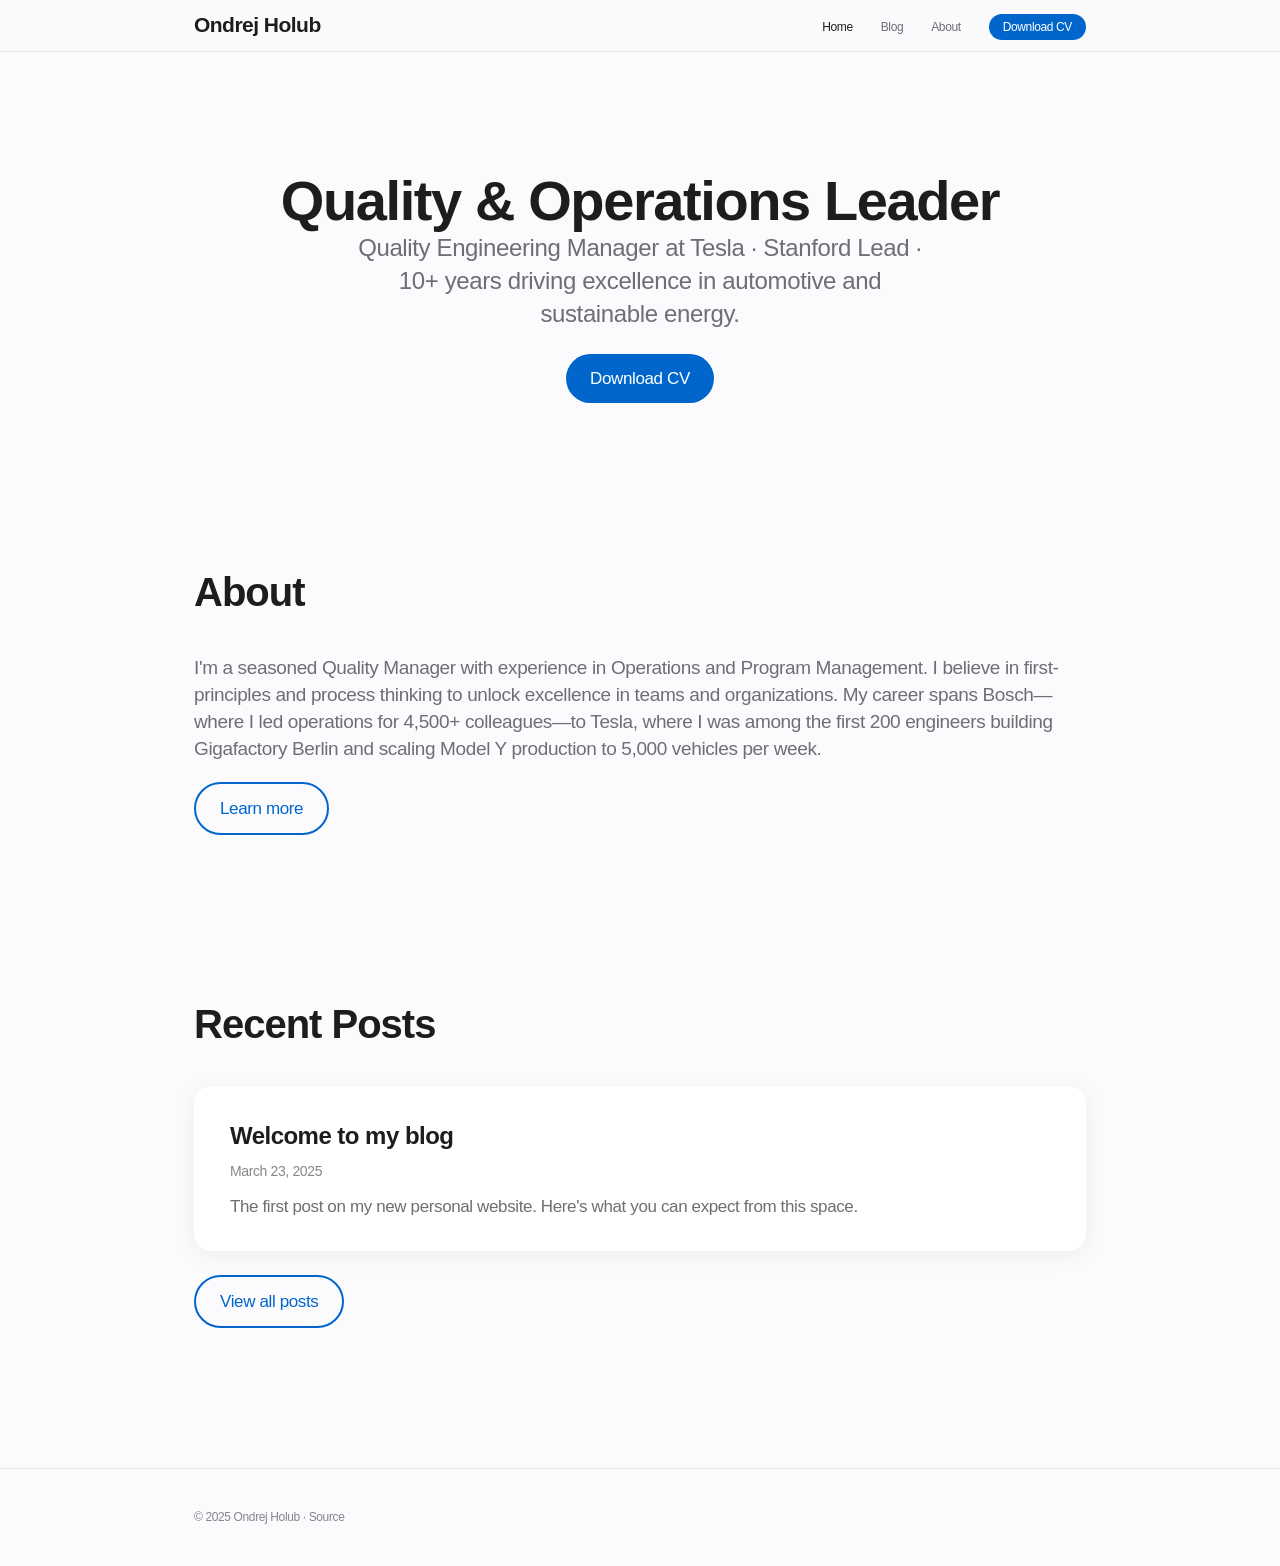
<file: index.html>
<!DOCTYPE html>
<html lang="en">
<head>
  <meta charset="UTF-8">
  <meta name="viewport" content="width=device-width, initial-scale=1.0">
  <title>Ondrej Holub — Quality & Operations Leader</title>
  <meta name="description" content="Ondrej Holub — Quality Engineering Manager at Tesla. 10+ years in quality, operations & leadership. San Francisco Bay Area.">
  <link rel="stylesheet" href="css/style.css">
</head>
<body>
  <header class="site-header">
    <div class="wrapper">
      <h1 class="site-title"><a href="index.html">Ondrej Holub</a></h1>
      <button class="nav-toggle" aria-expanded="false" aria-controls="main-nav" aria-label="Toggle menu">
        <span></span>
      </button>
      <nav id="main-nav">
        <ul class="nav-list">
          <li><a href="index.html" aria-current="page">Home</a></li>
          <li><a href="blog/">Blog</a></li>
          <li><a href="about.html">About</a></li>
          <li><a href="CV-Ondrej-Holub.pdf" download class="nav-cta">Download CV</a></li>
        </ul>
      </nav>
    </div>
  </header>

  <main>
    <section class="hero">
      <div class="wrapper">
        <h1>Quality & Operations Leader</h1>
        <p>Quality Engineering Manager at Tesla · Stanford Lead · 10+ years driving excellence in automotive and sustainable energy.</p>
        <a href="CV-Ondrej-Holub.pdf" download class="btn" style="margin-top: 24px;">Download CV</a>
      </div>
    </section>

    <section class="section about-preview">
      <div class="wrapper">
        <h2 class="section-title">About</h2>
        <p>I'm a seasoned Quality Manager with experience in Operations and Program Management. I believe in first-principles and process thinking to unlock excellence in teams and organizations. My career spans Bosch—where I led operations for 4,500+ colleagues—to Tesla, where I was among the first 200 engineers building Gigafactory Berlin and scaling Model Y production to 5,000 vehicles per week.</p>
        <a href="about.html" class="btn btn-secondary">Learn more</a>
      </div>
    </section>

    <section class="section">
      <div class="wrapper">
        <h2 class="section-title">Recent Posts</h2>
        <ul class="post-list">
          <li class="post-card">
            <h2><a href="blog/posts/welcome.html">Welcome to my blog</a></h2>
            <p class="post-meta">March 23, 2025</p>
            <p class="post-excerpt">The first post on my new personal website. Here's what you can expect from this space.</p>
          </li>
        </ul>
        <a href="blog/" class="btn btn-secondary" style="margin-top: 24px;">View all posts</a>
      </div>
    </section>
  </main>

  <footer class="site-footer">
    <div class="wrapper">
      <p>&copy; 2025 Ondrej Holub · <a href="https://github.com/OndrejHolub/Blog">Source</a></p>
    </div>
  </footer>
  <script>
    (function() {
      var toggle = document.querySelector('.nav-toggle');
      var nav = document.querySelector('.nav-list');
      if (toggle && nav) {
        toggle.addEventListener('click', function() {
          var expanded = this.getAttribute('aria-expanded') === 'true';
          this.setAttribute('aria-expanded', !expanded);
          nav.setAttribute('data-visible', !expanded);
        });
      }
    })();
  </script>
</body>
</html>
</file>
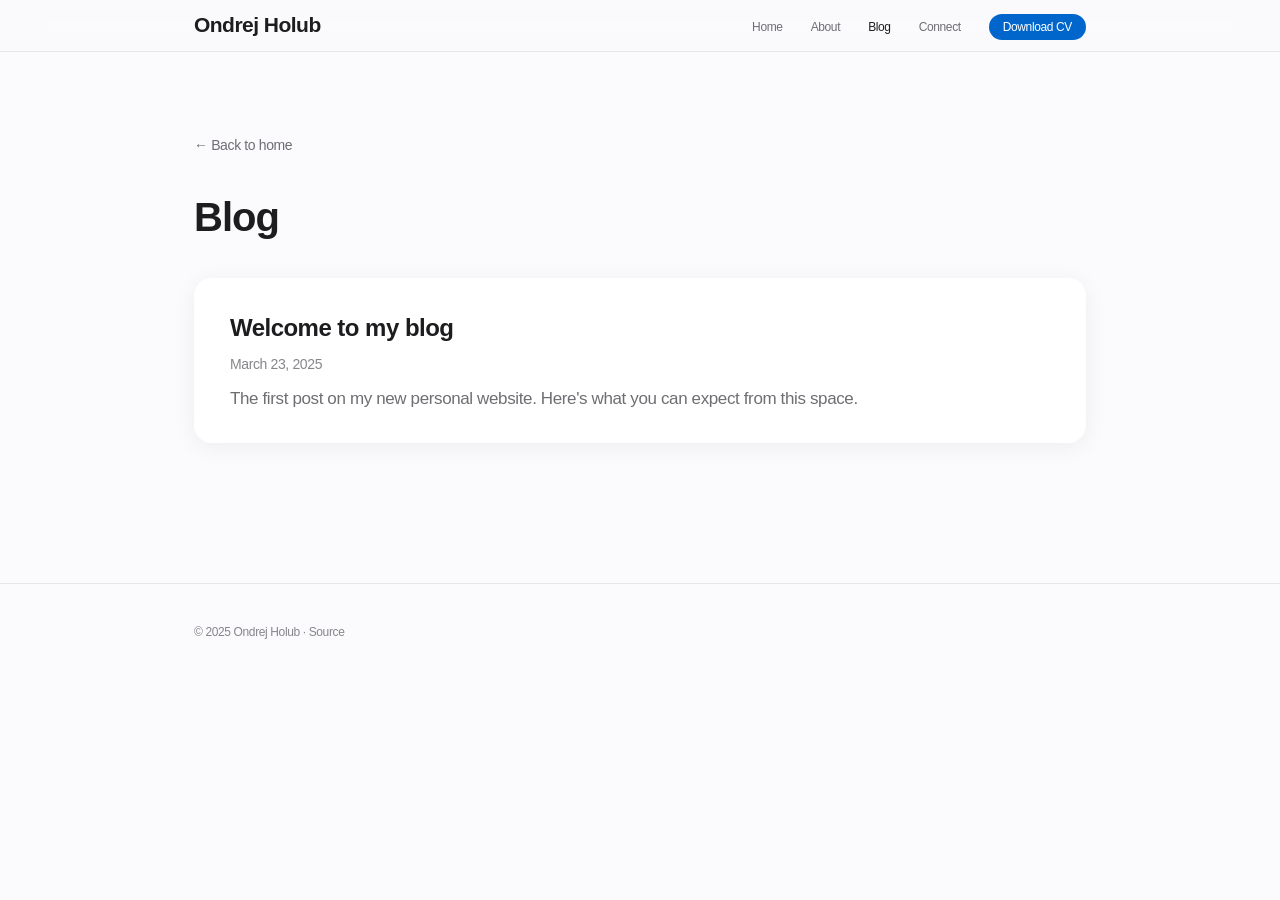
<file: blog/index.html>
<!DOCTYPE html>
<html lang="en">
<head>
  <meta charset="UTF-8">
  <meta name="viewport" content="width=device-width, initial-scale=1.0">
  <title>Blog — Ondrej Holub</title>
  <meta name="description" content="Blog of Ondrej Holub">
  <link rel="stylesheet" href="../css/style.css">
</head>
<body>
  <header class="site-header">
    <div class="wrapper">
      <h1 class="site-title"><a href="../index.html">Ondrej Holub</a></h1>
      <button class="nav-toggle" aria-expanded="false" aria-controls="main-nav" aria-label="Toggle menu">
        <span></span>
      </button>
      <nav id="main-nav">
        <ul class="nav-list">
          <li><a href="../index.html">Home</a></li>
          <li><a href="../about.html">About</a></li>
          <li><a href="index.html" aria-current="page">Blog</a></li>
          <li><a href="../connect.html">Connect</a></li>
          <li><a href="../CV-Ondrej-Holub.pdf" download class="nav-cta">Download CV</a></li>
        </ul>
      </nav>
    </div>
  </header>

  <main>
    <section class="section">
      <div class="wrapper">
        <a href="../index.html" class="back-link">← Back to home</a>
        <h1 class="section-title">Blog</h1>
        <ul class="post-list">
          <li class="post-card">
            <h2><a href="posts/welcome.html">Welcome to my blog</a></h2>
            <p class="post-meta">March 23, 2025</p>
            <p class="post-excerpt">The first post on my new personal website. Here's what you can expect from this space.</p>
          </li>
        </ul>
      </div>
    </section>
  </main>

  <footer class="site-footer">
    <div class="wrapper">
      <p>&copy; 2025 Ondrej Holub · <a href="https://github.com/OndrejHolub/Blog">Source</a></p>
    </div>
  </footer>
  <script>
    (function() {
      var toggle = document.querySelector('.nav-toggle');
      var nav = document.querySelector('.nav-list');
      if (toggle && nav) {
        toggle.addEventListener('click', function() {
          var expanded = this.getAttribute('aria-expanded') === 'true';
          this.setAttribute('aria-expanded', !expanded);
          nav.setAttribute('data-visible', !expanded);
        });
      }
    })();
  </script>
</body>
</html>
</file>
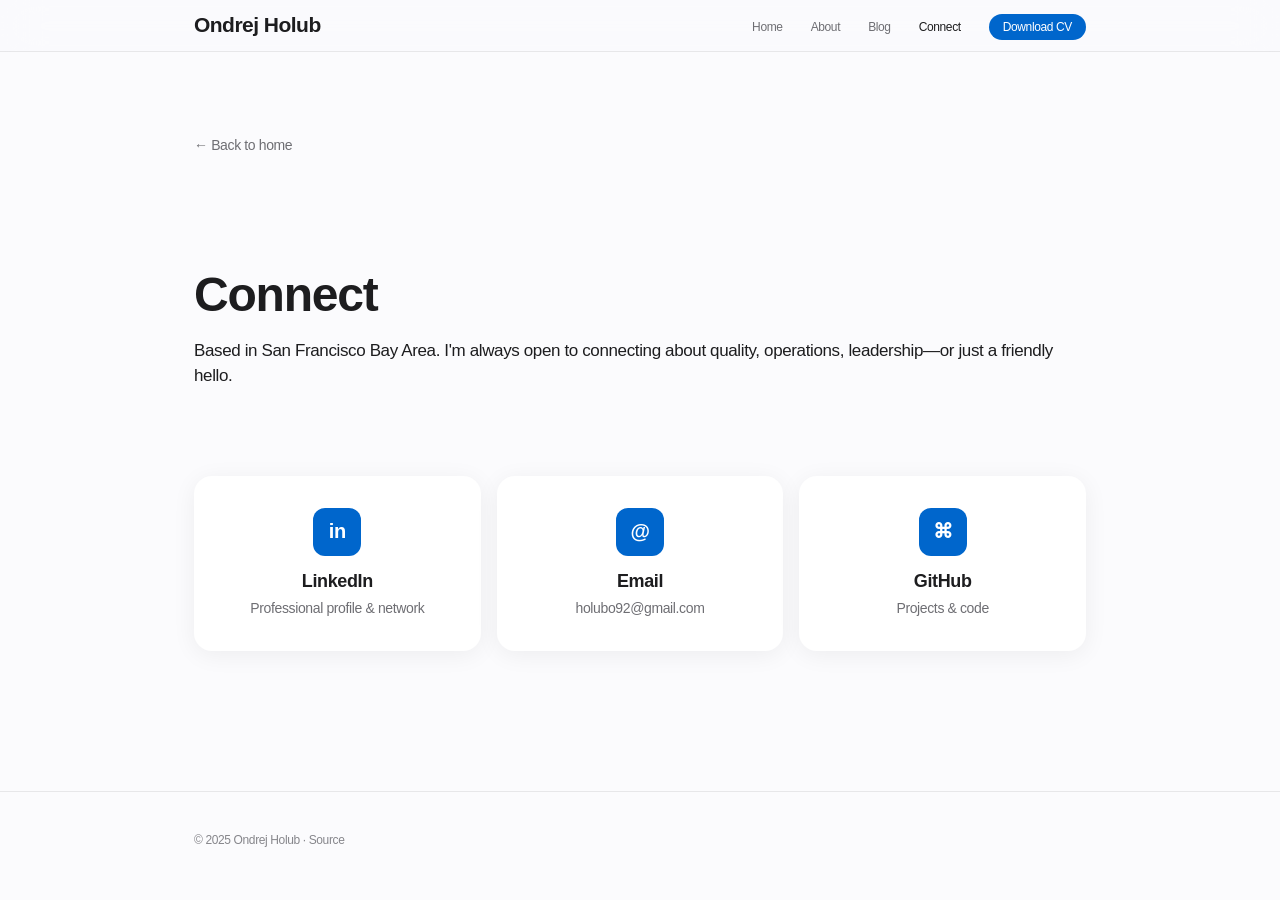
<file: connect.html>
<!DOCTYPE html>
<html lang="en">
<head>
  <meta charset="UTF-8">
  <meta name="viewport" content="width=device-width, initial-scale=1.0">
  <title>Connect — Ondrej Holub</title>
  <meta name="description" content="Connect with Ondrej Holub — LinkedIn, Email, GitHub">
  <link rel="stylesheet" href="css/style.css">
</head>
<body>
  <header class="site-header">
    <div class="wrapper">
      <h1 class="site-title"><a href="index.html">Ondrej Holub</a></h1>
      <button class="nav-toggle" aria-expanded="false" aria-controls="main-nav" aria-label="Toggle menu">
        <span></span>
      </button>
      <nav id="main-nav">
        <ul class="nav-list">
          <li><a href="index.html">Home</a></li>
          <li><a href="about.html">About</a></li>
          <li><a href="blog/">Blog</a></li>
          <li><a href="connect.html" aria-current="page">Connect</a></li>
          <li><a href="CV-Ondrej-Holub.pdf" download class="nav-cta">Download CV</a></li>
        </ul>
      </nav>
    </div>
  </header>

  <main>
    <section class="section connect-section">
      <div class="wrapper">
        <a href="index.html" class="back-link">← Back to home</a>
        <header class="article-header">
          <h1>Connect</h1>
          <p>Based in San Francisco Bay Area. I'm always open to connecting about quality, operations, leadership—or just a friendly hello.</p>
        </header>
        <div class="connect-grid">
          <a href="https://www.linkedin.com/in/ondrej-holub-62782874/" class="connect-card" target="_blank" rel="noopener">
            <span class="connect-icon" aria-hidden="true">in</span>
            <h3>LinkedIn</h3>
            <p>Professional profile & network</p>
          </a>
          <a href="mailto:holubo92@gmail.com" class="connect-card">
            <span class="connect-icon" aria-hidden="true">@</span>
            <h3>Email</h3>
            <p>holubo92@gmail.com</p>
          </a>
          <a href="https://github.com/OndrejHolub" class="connect-card" target="_blank" rel="noopener">
            <span class="connect-icon" aria-hidden="true">⌘</span>
            <h3>GitHub</h3>
            <p>Projects & code</p>
          </a>
        </div>
      </div>
    </section>
  </main>

  <footer class="site-footer">
    <div class="wrapper">
      <p>&copy; 2025 Ondrej Holub · <a href="https://github.com/OndrejHolub/Blog">Source</a></p>
    </div>
  </footer>
  <script>
    (function() {
      var toggle = document.querySelector('.nav-toggle');
      var nav = document.querySelector('.nav-list');
      if (toggle && nav) {
        toggle.addEventListener('click', function() {
          var expanded = this.getAttribute('aria-expanded') === 'true';
          this.setAttribute('aria-expanded', !expanded);
          nav.setAttribute('data-visible', !expanded);
        });
      }
    })();
  </script>
</body>
</html>
</file>
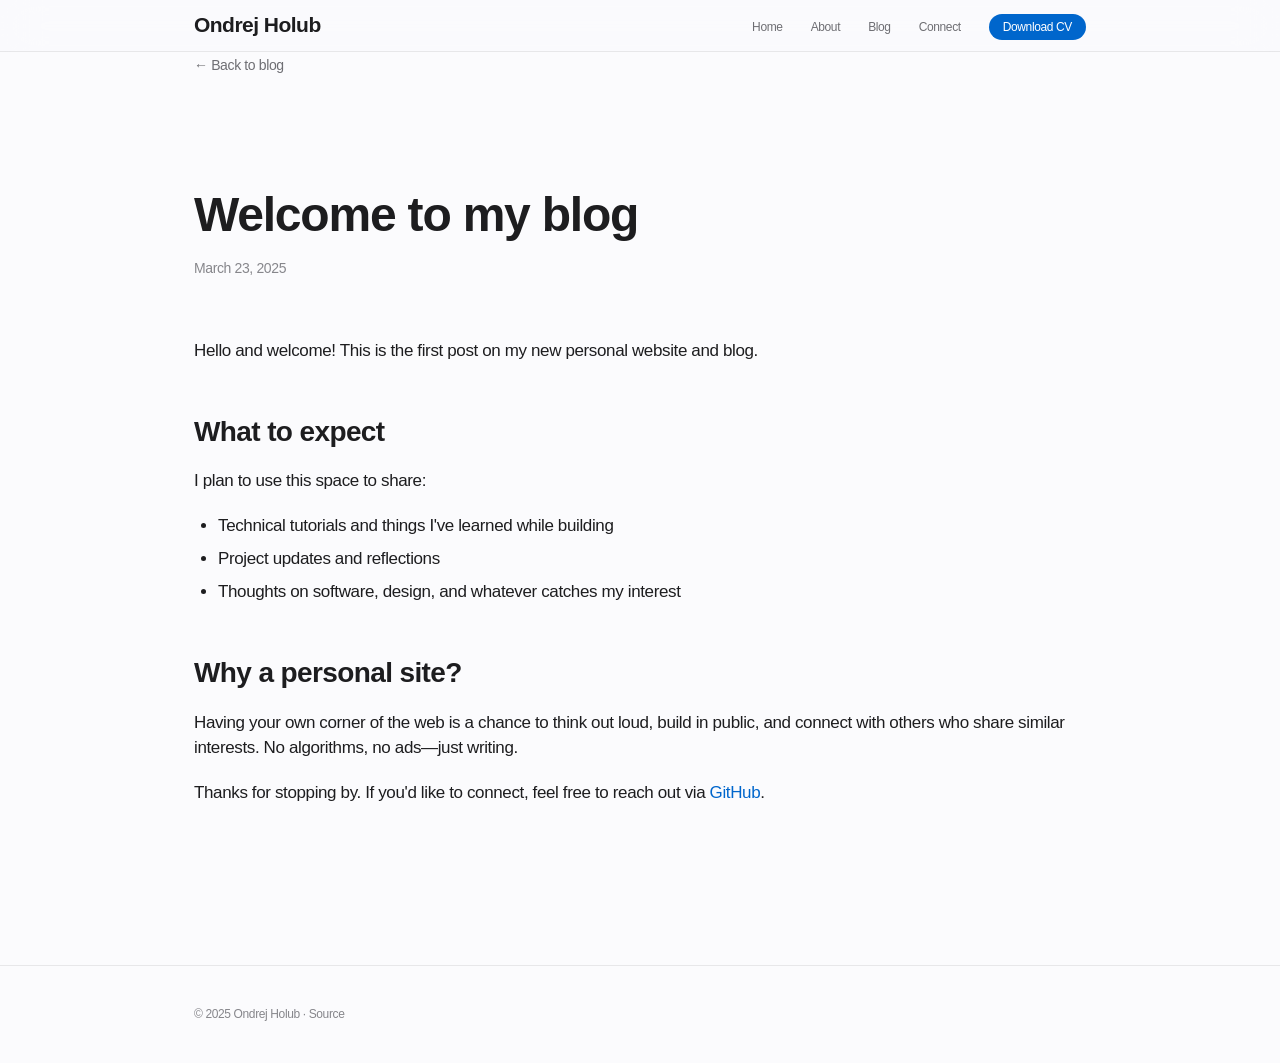
<file: blog/posts/welcome.html>
<!DOCTYPE html>
<html lang="en">
<head>
  <meta charset="UTF-8">
  <meta name="viewport" content="width=device-width, initial-scale=1.0">
  <title>Welcome to my blog — Ondrej Holub</title>
  <meta name="description" content="The first post on my new personal website.">
  <link rel="stylesheet" href="../../css/style.css">
</head>
<body>
  <header class="site-header">
    <div class="wrapper">
      <h1 class="site-title"><a href="../../index.html">Ondrej Holub</a></h1>
      <button class="nav-toggle" aria-expanded="false" aria-controls="main-nav" aria-label="Toggle menu">
        <span></span>
      </button>
      <nav id="main-nav">
        <ul class="nav-list">
          <li><a href="../../index.html">Home</a></li>
          <li><a href="../../about.html">About</a></li>
          <li><a href="../index.html">Blog</a></li>
          <li><a href="../../connect.html">Connect</a></li>
          <li><a href="../../CV-Ondrej-Holub.pdf" download class="nav-cta">Download CV</a></li>
        </ul>
      </nav>
    </div>
  </header>

  <main>
    <article>
      <div class="wrapper">
        <a href="../index.html" class="back-link">← Back to blog</a>
        <header class="article-header">
          <h1>Welcome to my blog</h1>
          <p class="post-meta">March 23, 2025</p>
        </header>
        <div class="article-content">
          <p>Hello and welcome! This is the first post on my new personal website and blog.</p>
          <h2>What to expect</h2>
          <p>I plan to use this space to share:</p>
          <ul>
            <li>Technical tutorials and things I've learned while building</li>
            <li>Project updates and reflections</li>
            <li>Thoughts on software, design, and whatever catches my interest</li>
          </ul>
          <h2>Why a personal site?</h2>
          <p>Having your own corner of the web is a chance to think out loud, build in public, and connect with others who share similar interests. No algorithms, no ads—just writing.</p>
          <p>Thanks for stopping by. If you'd like to connect, feel free to reach out via <a href="https://github.com/OndrejHolub">GitHub</a>.</p>
        </div>
      </div>
    </article>
  </main>

  <footer class="site-footer">
    <div class="wrapper">
      <p>&copy; 2025 Ondrej Holub · <a href="https://github.com/OndrejHolub/Blog">Source</a></p>
    </div>
  </footer>
  <script>
    (function() {
      var toggle = document.querySelector('.nav-toggle');
      var nav = document.querySelector('.nav-list');
      if (toggle && nav) {
        toggle.addEventListener('click', function() {
          var expanded = this.getAttribute('aria-expanded') === 'true';
          this.setAttribute('aria-expanded', !expanded);
          nav.setAttribute('data-visible', !expanded);
        });
      }
    })();
  </script>
</body>
</html>
</file>
<file: css/style.css>
/* Ondrej Holub — Apple-style Personal Website */
/* Clean, minimal, premium feel • Mobile-first */

:root {
  --color-bg: #fbfbfd;
  --color-surface: #ffffff;
  --color-text: #1d1d1f;
  --color-text-secondary: #6e6e73;
  --color-text-tertiary: #86868b;
  --color-link: #0066cc;
  --color-link-hover: #0071e3;
  --color-border: rgba(0, 0, 0, 0.08);
  --color-nav-bg: rgba(251, 251, 253, 0.8);
  --color-card-shadow: 0 4px 24px rgba(0, 0, 0, 0.06);
  --font-sans: -apple-system, BlinkMacSystemFont, "SF Pro Display", "SF Pro Text", "Segoe UI", Roboto, "Helvetica Neue", sans-serif;
  --max-width: 980px;
  --radius-sm: 12px;
  --radius-lg: 18px;
  --nav-height: 52px;
}

* {
  margin: 0;
  padding: 0;
  box-sizing: border-box;
}

html {
  scroll-behavior: smooth;
}

body {
  font-family: var(--font-sans);
  font-size: 17px;
  line-height: 1.47059;
  font-weight: 400;
  letter-spacing: -0.022em;
  color: var(--color-text);
  background: var(--color-bg);
  min-height: 100vh;
  -webkit-font-smoothing: antialiased;
}

a {
  color: var(--color-link);
  text-decoration: none;
  transition: color 0.2s ease;
}
a:hover {
  color: var(--color-link-hover);
}

/* Layout */
.wrapper {
  max-width: var(--max-width);
  margin: 0 auto;
  padding: 0 22px;
}

@media (min-width: 734px) {
  .wrapper {
    padding: 0 44px;
  }
}

/* Header & Nav — Apple-style sticky nav */
.site-header {
  position: sticky;
  top: 0;
  z-index: 9999;
  height: var(--nav-height);
  padding: 0;
  background: var(--color-nav-bg);
  backdrop-filter: saturate(180%) blur(20px);
  -webkit-backdrop-filter: saturate(180%) blur(20px);
  border-bottom: 1px solid var(--color-border);
}

.site-header .wrapper {
  display: flex;
  align-items: center;
  justify-content: space-between;
  height: 100%;
}

.site-title {
  font-size: 21px;
  font-weight: 600;
  letter-spacing: -0.025em;
}

.site-title a {
  color: var(--color-text);
}
.site-title a:hover {
  color: var(--color-link);
}

.nav-list {
  display: flex;
  align-items: center;
  gap: 28px;
  list-style: none;
}

.nav-list a {
  font-size: 12px;
  font-weight: 400;
  color: var(--color-text-secondary);
}
.nav-list a:hover,
.nav-list a[aria-current] {
  color: var(--color-text);
}

.nav-cta {
  padding: 6px 14px;
  background: var(--color-link);
  color: white !important;
  border-radius: 980px;
  font-size: 12px;
  font-weight: 500;
}
.nav-cta:hover {
  background: var(--color-link-hover);
  color: white !important;
}

/* Mobile nav */
.nav-toggle {
  display: none;
  position: relative;
  width: 44px;
  height: 44px;
  margin: -10px -10px -10px 0;
  padding: 0;
  background: none;
  border: none;
  cursor: pointer;
  align-items: center;
  justify-content: center;
}

.nav-toggle span {
  position: relative;
  display: block;
  width: 18px;
  height: 2px;
  background: var(--color-text);
  border-radius: 1px;
  transition: transform 0.25s ease, opacity 0.2s ease, background 0.2s ease;
}
.nav-toggle span::before,
.nav-toggle span::after {
  content: '';
  position: absolute;
  left: 0;
  top: 0;
  width: 18px;
  height: 2px;
  background: var(--color-text);
  border-radius: 1px;
  transition: transform 0.25s ease;
}
.nav-toggle span::before {
  transform: translateY(-6px);
}
.nav-toggle span::after {
  transform: translateY(6px);
}

.nav-toggle[aria-expanded="true"] span {
  background: transparent;
}
.nav-toggle[aria-expanded="true"] span::before {
  transform: translateY(0) rotate(45deg);
}
.nav-toggle[aria-expanded="true"] span::after {
  transform: translateY(0) rotate(-45deg);
}

@media (max-width: 734px) {
  .nav-toggle {
    display: flex;
  }
  .nav-list {
    position: fixed;
    top: var(--nav-height);
    left: 0;
    right: 0;
    bottom: 0;
    flex-direction: column;
    align-items: flex-start;
    padding: 24px;
    gap: 0;
    background: var(--color-surface);
    transform: translateX(100%);
    transition: transform 0.3s ease;
  }
  .nav-list[data-visible="true"] {
    transform: translateX(0);
  }
  .nav-list li {
    width: 100%;
    padding: 16px 0;
    border-bottom: 1px solid var(--color-border);
  }
  .nav-list a {
    font-size: 17px;
  }
}

/* Hero — Apple-style big headline */
.hero {
  padding: 80px 0 60px;
  text-align: center;
}

@media (min-width: 734px) {
  .hero {
    padding: 120px 0 80px;
  }
}

/* Landing hero with avatar */
.hero-landing {
  min-height: calc(100vh - 200px);
  display: flex;
  align-items: center;
}

.hero-content {
  display: flex;
  flex-direction: column;
  align-items: center;
  gap: 32px;
}

@media (min-width: 734px) {
  .hero-content {
    flex-direction: row;
    text-align: left;
    align-items: center;
    gap: 48px;
  }
  .hero-text { max-width: 520px; }
}

.hero-avatar {
  width: 180px;
  height: 180px;
  border-radius: 50%;
  object-fit: cover;
  box-shadow: 0 8px 40px rgba(0, 0, 0, 0.12);
}

@media (min-width: 734px) {
  .hero-avatar {
    width: 220px;
    height: 220px;
  }
}

.hero-text h1 {
  margin-bottom: 8px;
}

.hero-tagline {
  font-size: 19px;
  font-weight: 500;
  color: var(--color-text);
  margin-bottom: 8px;
}

.hero-sub {
  font-size: 17px;
  color: var(--color-text-secondary);
  margin-bottom: 24px;
}

.hero-actions {
  display: flex;
  flex-wrap: wrap;
  gap: 12px;
  justify-content: center;
}

@media (min-width: 734px) {
  .hero-actions { justify-content: flex-start; }
}

.hero h1 {
  font-size: clamp(40px, 8vw, 56px);
  font-weight: 600;
  line-height: 1.05;
  letter-spacing: -0.025em;
}

.hero p {
  font-size: 21px;
  line-height: 1.381;
  color: var(--color-text-secondary);
  max-width: 600px;
  margin-left: auto;
  margin-right: auto;
}

@media (min-width: 734px) {
  .hero p {
    font-size: 24px;
  }
  .hero-landing .hero p {
    margin-left: 0;
  }
}

/* Sections */
.section {
  padding: 60px 0;
}

@media (min-width: 734px) {
  .section {
    padding: 80px 0;
  }
}

.section-title {
  font-size: 32px;
  font-weight: 600;
  letter-spacing: -0.025em;
  margin-bottom: 32px;
  color: var(--color-text);
}

@media (min-width: 734px) {
  .section-title {
    font-size: 40px;
  }
}

/* About preview */
.about-preview p {
  color: var(--color-text-secondary);
  margin-bottom: 20px;
  font-size: 19px;
  line-height: 1.4211;
}

/* Blog cards — Apple-style rounded cards */
.post-list {
  list-style: none;
}

.post-card {
  display: block;
  padding: 28px 24px;
  margin-bottom: 16px;
  background: var(--color-surface);
  border-radius: var(--radius-lg);
  box-shadow: var(--color-card-shadow);
  transition: transform 0.2s ease, box-shadow 0.2s ease;
}
.post-card:hover {
  transform: translateY(-2px);
  box-shadow: 0 8px 32px rgba(0, 0, 0, 0.08);
}

@media (min-width: 734px) {
  .post-card {
    padding: 32px 36px;
  }
}

.post-card:last-child {
  margin-bottom: 0;
}

.post-card h2 {
  font-size: 22px;
  font-weight: 600;
  letter-spacing: -0.022em;
  margin-bottom: 8px;
  color: var(--color-text);
}
.post-card h2 a {
  color: inherit;
}
.post-card h2 a:hover {
  color: var(--color-link);
}

@media (min-width: 734px) {
  .post-card h2 {
    font-size: 24px;
  }
}

.post-meta {
  font-size: 14px;
  color: var(--color-text-tertiary);
  margin-bottom: 12px;
}

.post-excerpt {
  color: var(--color-text-secondary);
  font-size: 17px;
  line-height: 1.47059;
}

/* Blog post page */
.article-header {
  padding: 60px 0 40px;
}

@media (min-width: 734px) {
  .article-header {
    padding: 80px 0 48px;
  }
}

.article-header h1 {
  font-size: clamp(32px, 6vw, 48px);
  font-weight: 600;
  letter-spacing: -0.025em;
  line-height: 1.125;
  margin-bottom: 16px;
}

.article-header .btn {
  margin-top: 8px;
}

/* About page */
.about-header-content {
  display: flex;
  flex-direction: column;
  align-items: flex-start;
  gap: 24px;
}

@media (min-width: 600px) {
  .about-header-content {
    flex-direction: row;
    align-items: center;
  }
}

.about-avatar {
  width: 120px;
  height: 120px;
  border-radius: 50%;
  object-fit: cover;
  box-shadow: 0 4px 24px rgba(0, 0, 0, 0.08);
}

.bio-list {
  list-style: none;
  padding-left: 0;
}
.bio-list li {
  position: relative;
  padding-left: 24px;
  margin-bottom: 12px;
}
.bio-list li::before {
  content: '';
  position: absolute;
  left: 0;
  top: 10px;
  width: 6px;
  height: 6px;
  background: var(--color-link);
  border-radius: 50%;
}

/* Company logos */
.company-logos {
  display: flex;
  flex-wrap: wrap;
  gap: 24px;
  align-items: center;
}

.company-logo {
  display: flex;
  flex-direction: column;
  align-items: center;
  gap: 8px;
  padding: 16px 20px;
  background: var(--color-surface);
  border-radius: var(--radius-sm);
  box-shadow: var(--color-card-shadow);
  min-width: 100px;
}

.company-logo img {
  opacity: 0.9;
}

.company-logo span {
  font-size: 12px;
  font-weight: 500;
  color: var(--color-text-secondary);
}

.company-initial {
  width: 48px;
  height: 48px;
  display: flex;
  align-items: center;
  justify-content: center;
  background: var(--color-text);
  color: white;
  font-size: 18px;
  font-weight: 600;
  border-radius: 12px;
}

/* Experience list */
.experience-list {
  display: flex;
  flex-direction: column;
  gap: 32px;
}

.experience-item {
  padding: 24px;
  background: var(--color-surface);
  border-radius: var(--radius-lg);
  box-shadow: var(--color-card-shadow);
}

.experience-header {
  margin-bottom: 16px;
}

.experience-header h3 {
  font-size: 18px;
  margin: 0 0 4px;
}

.experience-meta {
  font-size: 14px;
  color: var(--color-text-tertiary);
}

.experience-item ul {
  list-style: none;
  padding-left: 0;
  margin: 0;
}

.experience-item li {
  position: relative;
  padding-left: 20px;
  margin-bottom: 8px;
}

.experience-item li::before {
  content: '•';
  position: absolute;
  left: 0;
  color: var(--color-link);
  font-weight: bold;
}

/* Expertise grid */
.expertise-grid {
  display: grid;
  grid-template-columns: 1fr 1fr;
  gap: 20px;
}

@media (min-width: 600px) {
  .expertise-grid {
    grid-template-columns: repeat(4, 1fr);
  }
}

.expertise-group {
  padding: 20px;
  background: var(--color-surface);
  border-radius: var(--radius-sm);
  box-shadow: var(--color-card-shadow);
}

.expertise-group h4 {
  font-size: 14px;
  font-weight: 600;
  margin-bottom: 12px;
  color: var(--color-link);
}

.expertise-group ul {
  list-style: none;
  padding: 0;
  margin: 0;
}

.expertise-group li {
  font-size: 14px;
  color: var(--color-text-secondary);
  margin-bottom: 6px;
}

/* Projects */
.projects-list {
  display: flex;
  flex-direction: column;
  gap: 16px;
}

.project-card {
  padding: 24px;
  background: var(--color-surface);
  border-radius: var(--radius-lg);
  box-shadow: var(--color-card-shadow);
  border-left: 4px solid var(--color-link);
}

.project-card h4 {
  font-size: 18px;
  margin-bottom: 8px;
}

.project-card p {
  margin: 0;
  font-size: 15px;
  color: var(--color-text-secondary);
}

.about-section {
  margin-bottom: 48px;
}

.about-connect-cta {
  margin-top: 32px;
  margin-bottom: 0;
}

/* Connect page */
.connect-section .article-header p {
  margin-bottom: 40px;
}

.connect-grid {
  display: grid;
  grid-template-columns: 1fr;
  gap: 16px;
}

@media (min-width: 600px) {
  .connect-grid {
    grid-template-columns: repeat(3, 1fr);
  }
}

.connect-card {
  display: flex;
  flex-direction: column;
  align-items: center;
  padding: 32px 24px;
  background: var(--color-surface);
  border-radius: var(--radius-lg);
  box-shadow: var(--color-card-shadow);
  transition: transform 0.2s ease, box-shadow 0.2s ease;
  text-align: center;
}

.connect-card {
  color: var(--color-text);
}

.connect-card:hover {
  transform: translateY(-2px);
  box-shadow: 0 8px 32px rgba(0, 0, 0, 0.08);
  color: var(--color-text);
}

.connect-card h3 {
  font-size: 18px;
  margin: 12px 0 4px;
}

.connect-card p {
  font-size: 14px;
  color: var(--color-text-secondary);
  margin: 0;
}

.connect-icon {
  width: 48px;
  height: 48px;
  display: flex;
  align-items: center;
  justify-content: center;
  background: var(--color-link);
  color: white;
  font-size: 20px;
  font-weight: 600;
  border-radius: 12px;
}

.article-content {
  padding-bottom: 80px;
}

.article-content h2 {
  font-size: 28px;
  font-weight: 600;
  letter-spacing: -0.022em;
  margin: 48px 0 16px;
}

.article-content h3 {
  font-size: 20px;
  font-weight: 600;
  margin: 32px 0 12px;
}

.article-content p {
  margin-bottom: 20px;
}

.article-content ul,
.article-content ol {
  margin-bottom: 20px;
  padding-left: 24px;
}

.article-content li {
  margin-bottom: 8px;
}

.article-content code {
  font-size: 0.9em;
  font-family: "SF Mono", Monaco, "Cascadia Code", monospace;
  background: rgba(0, 0, 0, 0.06);
  padding: 2px 6px;
  border-radius: 6px;
}

.article-content pre {
  background: var(--color-text);
  color: var(--color-bg);
  padding: 20px;
  border-radius: var(--radius-sm);
  overflow-x: auto;
  margin-bottom: 20px;
}
.article-content pre code {
  background: none;
  padding: 0;
  color: inherit;
}

/* Footer */
.site-footer {
  padding: 40px 0;
  border-top: 1px solid var(--color-border);
  margin-top: 60px;
  font-size: 12px;
  color: var(--color-text-tertiary);
}

.site-footer a {
  color: var(--color-text-tertiary);
}
.site-footer a:hover {
  color: var(--color-link);
}

/* Back link */
.back-link {
  display: inline-flex;
  align-items: center;
  gap: 6px;
  font-size: 14px;
  margin-bottom: 32px;
  color: var(--color-text-secondary);
}
.back-link:hover {
  color: var(--color-link);
}

/* CTA button — Apple-style */
.btn {
  display: inline-block;
  padding: 12px 24px;
  background: var(--color-link);
  color: white !important;
  font-size: 17px;
  font-weight: 400;
  border-radius: 980px;
  transition: background 0.2s ease, transform 0.15s ease;
}
.btn:hover {
  background: var(--color-link-hover);
  transform: scale(1.02);
}

.btn-secondary {
  background: transparent;
  color: var(--color-link) !important;
  border: 2px solid var(--color-link);
}
.btn-secondary:hover {
  background: rgba(0, 113, 227, 0.08);
}

/* Empty state */
.empty-state {
  text-align: center;
  padding: 80px 24px;
  color: var(--color-text-secondary);
}
.empty-state p {
  margin-bottom: 16px;
}

/* Safe area for notched devices */
@supports (padding: max(0px)) {
  body {
    padding-left: env(safe-area-inset-left);
    padding-right: env(safe-area-inset-right);
  }
}
</file>
